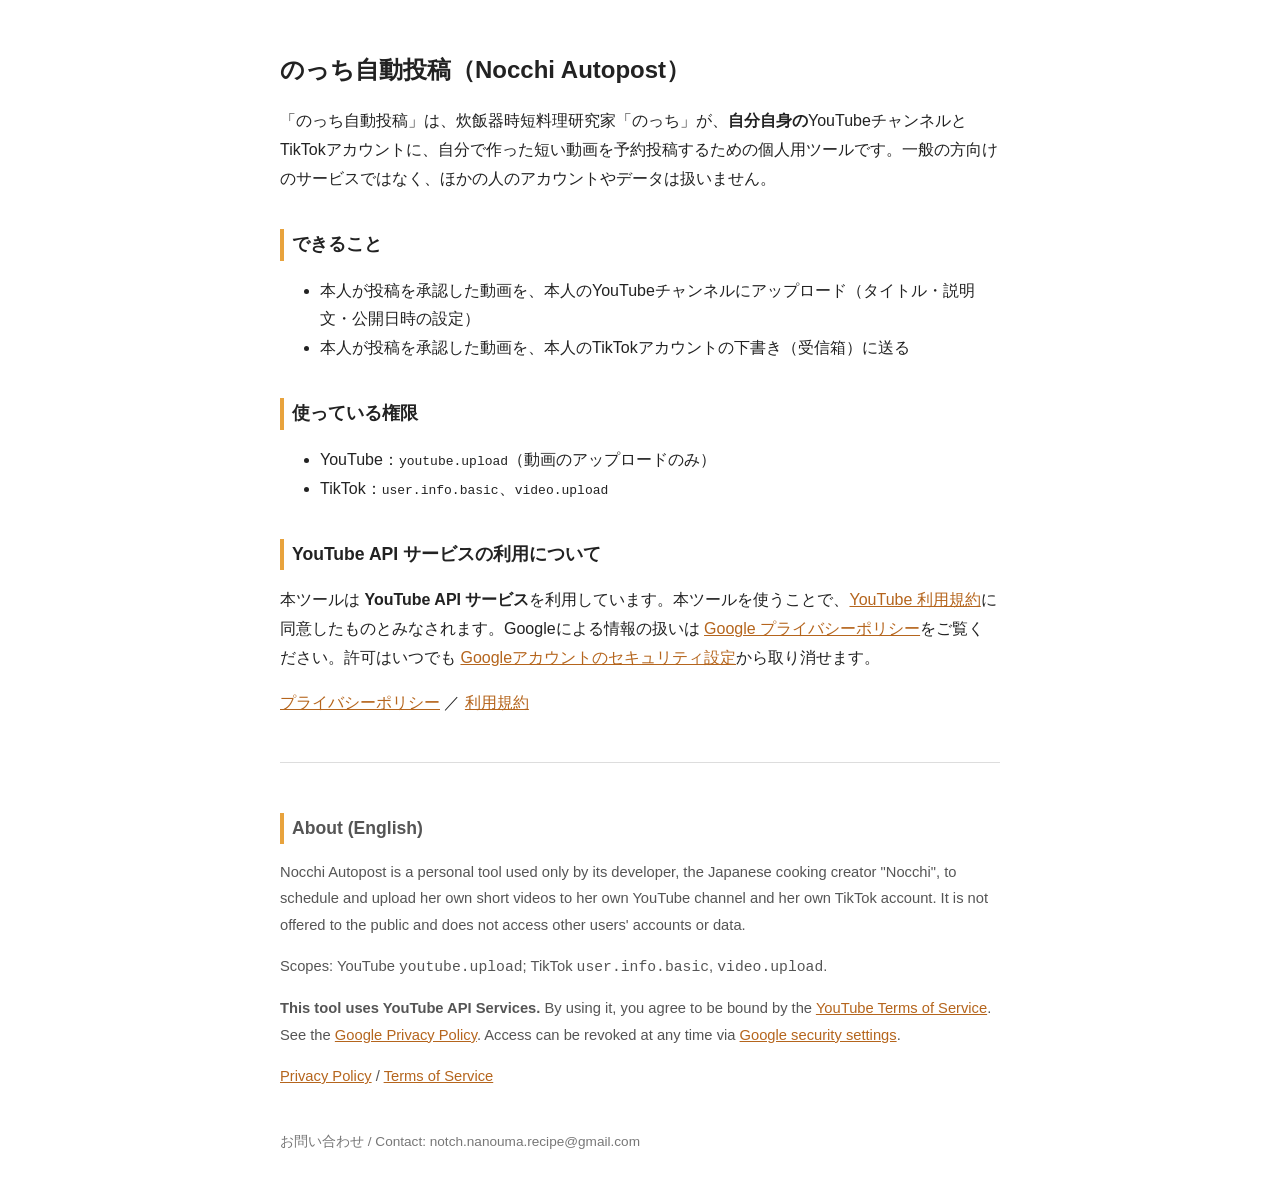
<file: index.html>
<!doctype html><html lang="ja"><head><meta charset="utf-8"><meta name="viewport" content="width=device-width,initial-scale=1">
<title>のっち自動投稿</title><link rel="stylesheet" href="style.css"></head><body>
<h1>のっち自動投稿（Nocchi Autopost）</h1>
<p>「のっち自動投稿」は、炊飯器時短料理研究家「のっち」が、<strong>自分自身の</strong>YouTubeチャンネルとTikTokアカウントに、自分で作った短い動画を予約投稿するための個人用ツールです。一般の方向けのサービスではなく、ほかの人のアカウントやデータは扱いません。</p>
<h2>できること</h2>
<ul>
<li>本人が投稿を承認した動画を、本人のYouTubeチャンネルにアップロード（タイトル・説明文・公開日時の設定）</li>
<li>本人が投稿を承認した動画を、本人のTikTokアカウントの下書き（受信箱）に送る</li>
</ul>
<h2>使っている権限</h2>
<ul>
<li>YouTube：<code>youtube.upload</code>（動画のアップロードのみ）</li>
<li>TikTok：<code>user.info.basic</code>、<code>video.upload</code></li>
</ul>
<h2>YouTube API サービスの利用について</h2>
<p>本ツールは <strong>YouTube API サービス</strong>を利用しています。本ツールを使うことで、<a href="https://www.youtube.com/t/terms">YouTube 利用規約</a>に同意したものとみなされます。Googleによる情報の扱いは <a href="https://policies.google.com/privacy">Google プライバシーポリシー</a>をご覧ください。許可はいつでも <a href="https://myaccount.google.com/permissions">Googleアカウントのセキュリティ設定</a>から取り消せます。</p>
<p><a href="privacy.html">プライバシーポリシー</a> ／ <a href="terms.html">利用規約</a></p>
<div class="en">
<h2>About (English)</h2>
<p>Nocchi Autopost is a personal tool used only by its developer, the Japanese cooking creator "Nocchi", to schedule and upload her own short videos to her own YouTube channel and her own TikTok account. It is not offered to the public and does not access other users' accounts or data.</p>
<p>Scopes: YouTube <code>youtube.upload</code>; TikTok <code>user.info.basic</code>, <code>video.upload</code>.</p>
<p><strong>This tool uses YouTube API Services.</strong> By using it, you agree to be bound by the <a href="https://www.youtube.com/t/terms">YouTube Terms of Service</a>. See the <a href="https://policies.google.com/privacy">Google Privacy Policy</a>. Access can be revoked at any time via <a href="https://myaccount.google.com/permissions">Google security settings</a>.</p>
<p><a href="privacy.html">Privacy Policy</a> / <a href="terms.html">Terms of Service</a></p>
</div>
<footer>お問い合わせ / Contact: notch.nanouma.recipe@gmail.com</footer>
</body></html>
</file>
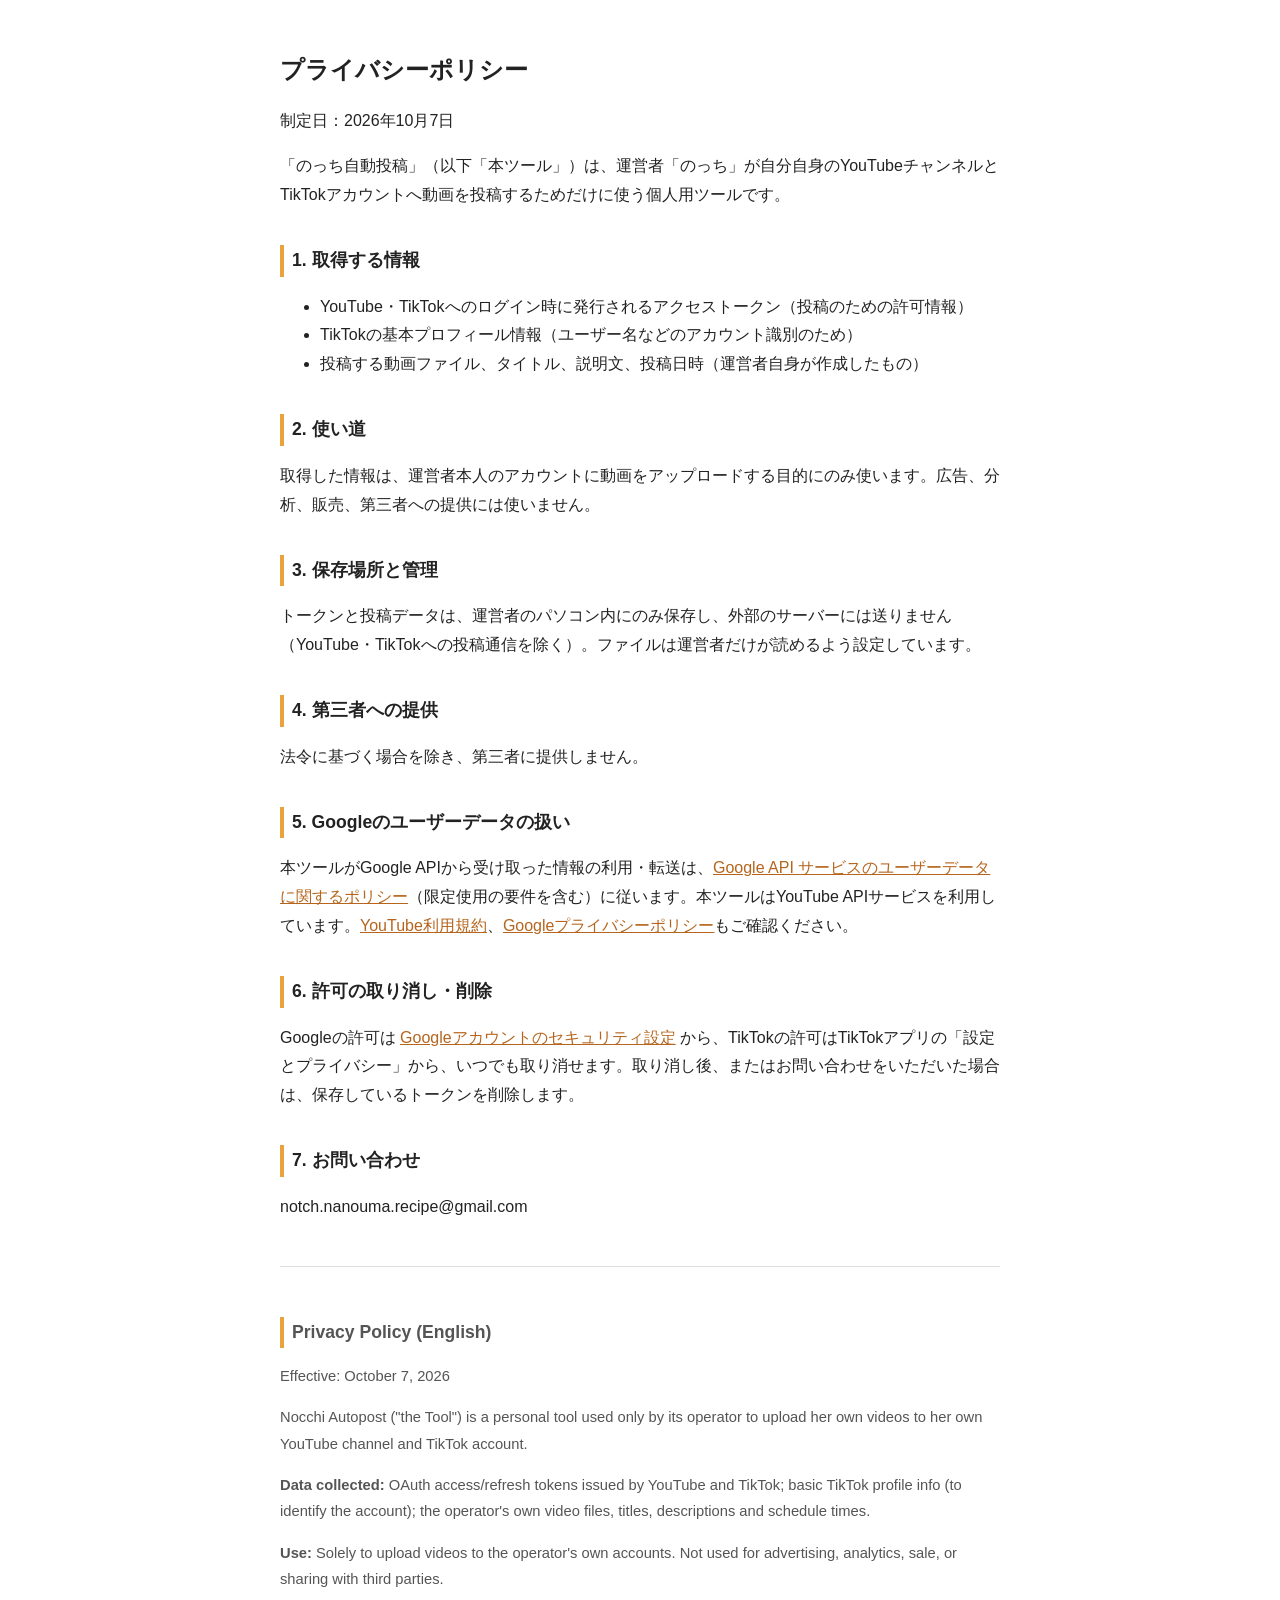
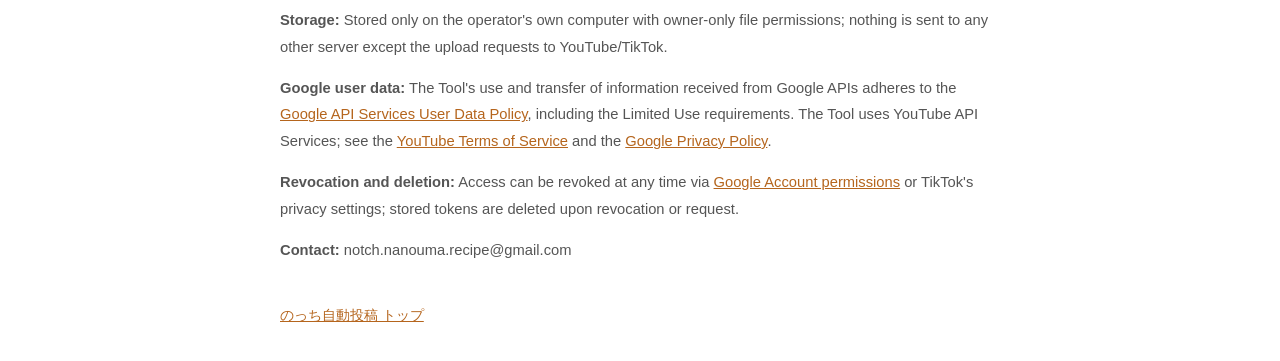
<file: privacy.html>
<!doctype html><html lang="ja"><head><meta charset="utf-8"><meta name="viewport" content="width=device-width,initial-scale=1">
<title>プライバシーポリシー｜のっち自動投稿</title><link rel="stylesheet" href="style.css"></head><body>
<h1>プライバシーポリシー</h1>
<p>制定日：2026年10月7日</p>
<p>「のっち自動投稿」（以下「本ツール」）は、運営者「のっち」が自分自身のYouTubeチャンネルとTikTokアカウントへ動画を投稿するためだけに使う個人用ツールです。</p>
<h2>1. 取得する情報</h2>
<ul>
<li>YouTube・TikTokへのログイン時に発行されるアクセストークン（投稿のための許可情報）</li>
<li>TikTokの基本プロフィール情報（ユーザー名などのアカウント識別のため）</li>
<li>投稿する動画ファイル、タイトル、説明文、投稿日時（運営者自身が作成したもの）</li>
</ul>
<h2>2. 使い道</h2>
<p>取得した情報は、運営者本人のアカウントに動画をアップロードする目的にのみ使います。広告、分析、販売、第三者への提供には使いません。</p>
<h2>3. 保存場所と管理</h2>
<p>トークンと投稿データは、運営者のパソコン内にのみ保存し、外部のサーバーには送りません（YouTube・TikTokへの投稿通信を除く）。ファイルは運営者だけが読めるよう設定しています。</p>
<h2>4. 第三者への提供</h2>
<p>法令に基づく場合を除き、第三者に提供しません。</p>
<h2>5. Googleのユーザーデータの扱い</h2>
<p>本ツールがGoogle APIから受け取った情報の利用・転送は、<a href="https://developers.google.com/terms/api-services-user-data-policy">Google API サービスのユーザーデータに関するポリシー</a>（限定使用の要件を含む）に従います。本ツールはYouTube APIサービスを利用しています。<a href="https://www.youtube.com/t/terms">YouTube利用規約</a>、<a href="https://policies.google.com/privacy">Googleプライバシーポリシー</a>もご確認ください。</p>
<h2>6. 許可の取り消し・削除</h2>
<p>Googleの許可は <a href="https://myaccount.google.com/permissions">Googleアカウントのセキュリティ設定</a> から、TikTokの許可はTikTokアプリの「設定とプライバシー」から、いつでも取り消せます。取り消し後、またはお問い合わせをいただいた場合は、保存しているトークンを削除します。</p>
<h2>7. お問い合わせ</h2>
<p>notch.nanouma.recipe@gmail.com</p>
<div class="en">
<h2>Privacy Policy (English)</h2>
<p>Effective: October 7, 2026</p>
<p>Nocchi Autopost ("the Tool") is a personal tool used only by its operator to upload her own videos to her own YouTube channel and TikTok account.</p>
<p><strong>Data collected:</strong> OAuth access/refresh tokens issued by YouTube and TikTok; basic TikTok profile info (to identify the account); the operator's own video files, titles, descriptions and schedule times.</p>
<p><strong>Use:</strong> Solely to upload videos to the operator's own accounts. Not used for advertising, analytics, sale, or sharing with third parties.</p>
<p><strong>Storage:</strong> Stored only on the operator's own computer with owner-only file permissions; nothing is sent to any other server except the upload requests to YouTube/TikTok.</p>
<p><strong>Google user data:</strong> The Tool's use and transfer of information received from Google APIs adheres to the <a href="https://developers.google.com/terms/api-services-user-data-policy">Google API Services User Data Policy</a>, including the Limited Use requirements. The Tool uses YouTube API Services; see the <a href="https://www.youtube.com/t/terms">YouTube Terms of Service</a> and the <a href="https://policies.google.com/privacy">Google Privacy Policy</a>.</p>
<p><strong>Revocation and deletion:</strong> Access can be revoked at any time via <a href="https://myaccount.google.com/permissions">Google Account permissions</a> or TikTok's privacy settings; stored tokens are deleted upon revocation or request.</p>
<p><strong>Contact:</strong> notch.nanouma.recipe@gmail.com</p>
</div>
<footer><a href="index.html">のっち自動投稿 トップ</a></footer>
</body></html>
</file>
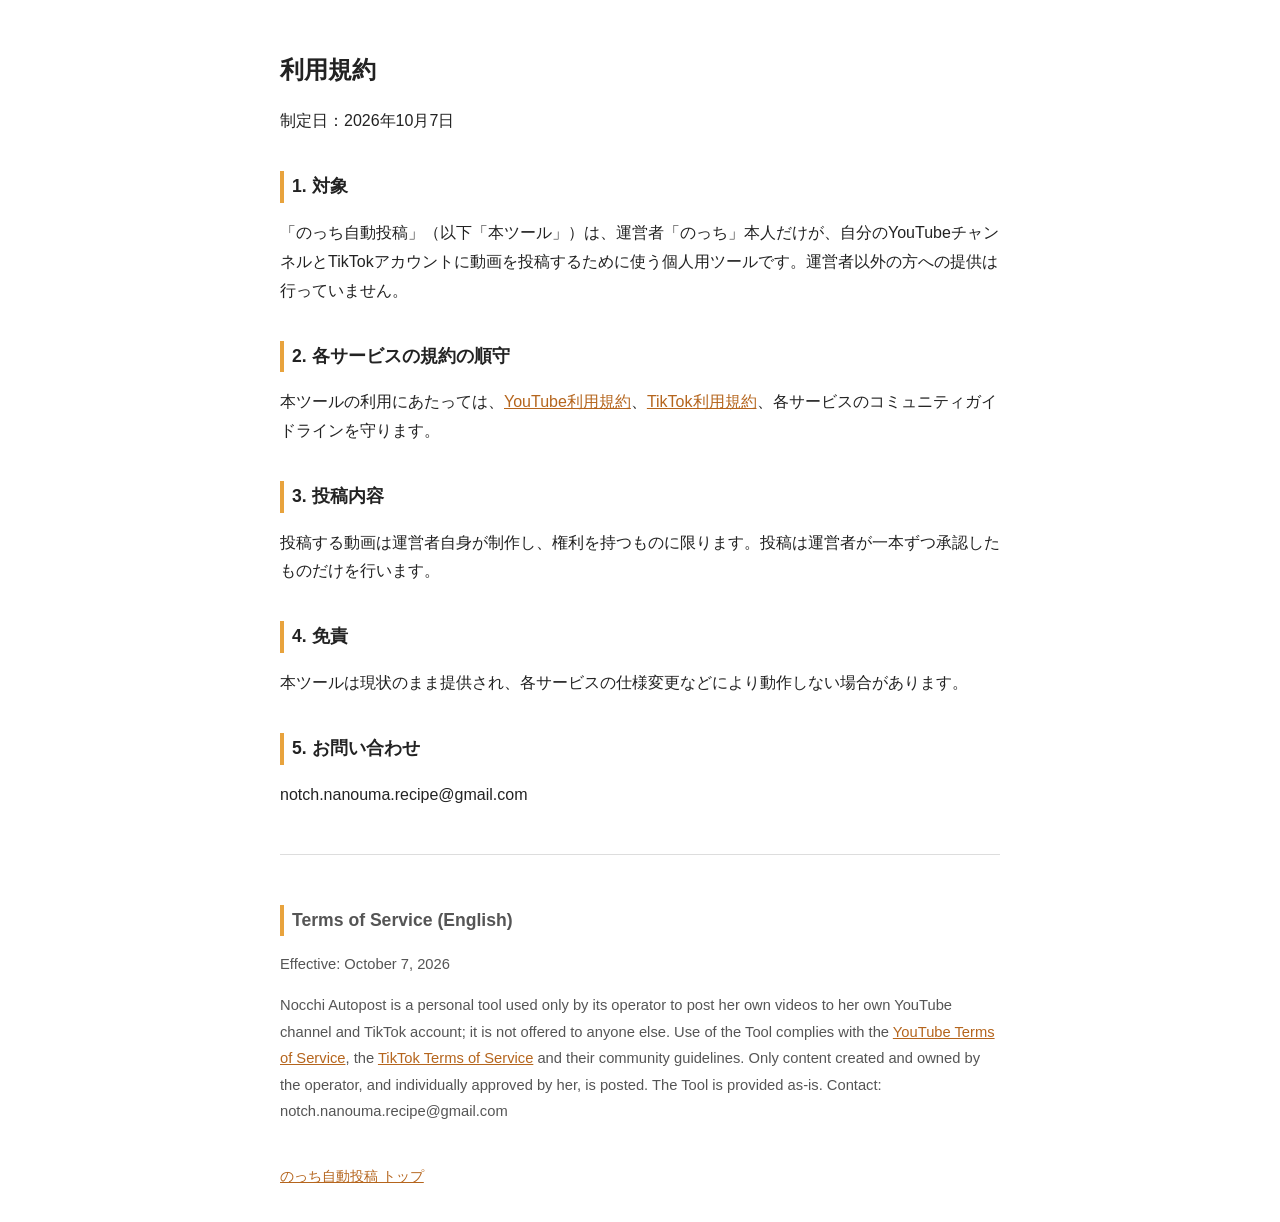
<file: terms.html>
<!doctype html><html lang="ja"><head><meta charset="utf-8"><meta name="viewport" content="width=device-width,initial-scale=1">
<title>利用規約｜のっち自動投稿</title><link rel="stylesheet" href="style.css"></head><body>
<h1>利用規約</h1>
<p>制定日：2026年10月7日</p>
<h2>1. 対象</h2>
<p>「のっち自動投稿」（以下「本ツール」）は、運営者「のっち」本人だけが、自分のYouTubeチャンネルとTikTokアカウントに動画を投稿するために使う個人用ツールです。運営者以外の方への提供は行っていません。</p>
<h2>2. 各サービスの規約の順守</h2>
<p>本ツールの利用にあたっては、<a href="https://www.youtube.com/t/terms">YouTube利用規約</a>、<a href="https://www.tiktok.com/legal/terms-of-service">TikTok利用規約</a>、各サービスのコミュニティガイドラインを守ります。</p>
<h2>3. 投稿内容</h2>
<p>投稿する動画は運営者自身が制作し、権利を持つものに限ります。投稿は運営者が一本ずつ承認したものだけを行います。</p>
<h2>4. 免責</h2>
<p>本ツールは現状のまま提供され、各サービスの仕様変更などにより動作しない場合があります。</p>
<h2>5. お問い合わせ</h2>
<p>notch.nanouma.recipe@gmail.com</p>
<div class="en">
<h2>Terms of Service (English)</h2>
<p>Effective: October 7, 2026</p>
<p>Nocchi Autopost is a personal tool used only by its operator to post her own videos to her own YouTube channel and TikTok account; it is not offered to anyone else. Use of the Tool complies with the <a href="https://www.youtube.com/t/terms">YouTube Terms of Service</a>, the <a href="https://www.tiktok.com/legal/terms-of-service">TikTok Terms of Service</a> and their community guidelines. Only content created and owned by the operator, and individually approved by her, is posted. The Tool is provided as-is. Contact: notch.nanouma.recipe@gmail.com</p>
</div>
<footer><a href="index.html">のっち自動投稿 トップ</a></footer>
</body></html>
</file>
<file: style.css>
body{font-family:-apple-system,"Hiragino Sans","Noto Sans JP",sans-serif;max-width:720px;margin:0 auto;padding:32px 16px;line-height:1.8;color:#222;background:#fff}
h1{font-size:1.5rem}h2{font-size:1.1rem;margin-top:2em;border-left:4px solid #e8a33d;padding-left:8px}
.en{color:#555;font-size:.92rem;border-top:1px solid #ddd;margin-top:3em;padding-top:1em}
a{color:#b5651d}footer{margin-top:3em;font-size:.85rem;color:#777}
</file>
